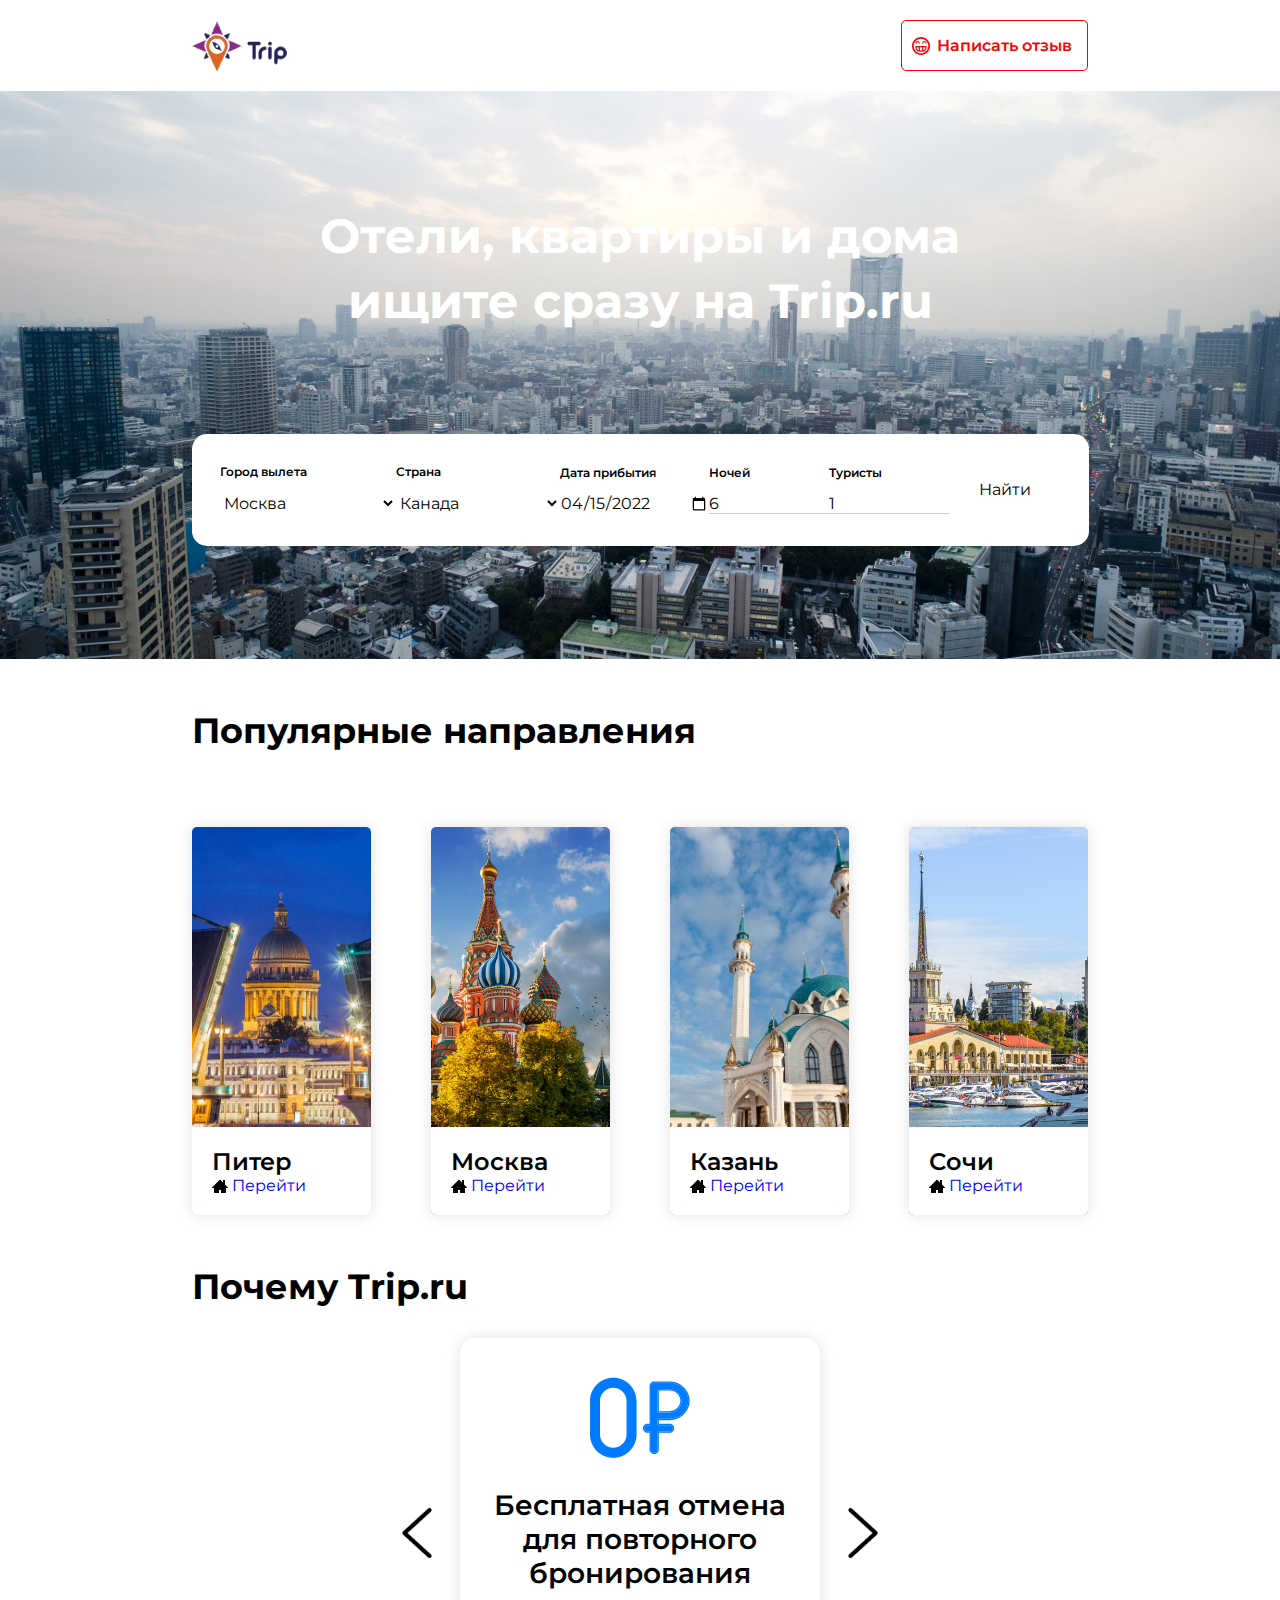
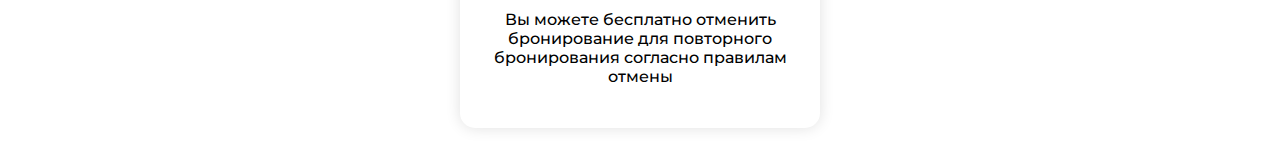
<file: index.html>
<!DOCTYPE html>
<html lang="en">
<head>
  <meta charset="UTF-8">
  <meta http-equiv="X-UA-Compatible" content="IE=edge">
  <meta name="viewport" content="width=device-width, initial-scale=1.0">
  <title>Trip.ru</title>
  <link rel="stylesheet" href="./src/css/style.css">
  <script src="./src/js/slider.js" defer></script>
  <script src="./src/js/modal.js" defer></script>
</head>
<body>
  <header class="header">
    <div class="container header__container">
      <div class="logo header__logo"><a href=""><img src="./src/img/logo.svg" alt="logo"></a></div>
      <button class="otziv">Написать отзыв</button>
    </div>
    <div class="modal">
      <div class="modal__main">
        <h2 class="modal__title">Обратная связь</h2>
        <div class="modal__container">
          <form>
            <div class="feedback-field">
                <label for="feedback-form"></label>
                <textarea id="feedback-form" class="feedback-textarea" placeholder="Напиши отзыв на данный сайт" rows="1"></textarea>
                <input class="feedback-btn border" type="submit" value="Отправить">
            </div>
         </form>
        </div>
        <button class="modal__close"><img src="./src/img/cross.svg" class="modal__img"></button>
      </div>
    </div>
  </header>
  <section class="form">
    <div class="container form__container">
      <h1 class="form__heading">Отели, квартиры и дома <br> ищите сразу на Trip.ru</h1>
      <form action="https://jsonplaceholder.typicode.com/posts" method="post" class="container-form">
        <span class="container-form-group">
            <label class="section-form-label" for="city">Город вылета</label>
            <select class="section-form-inpout" name="departurecity" id="city">
                <option>Москва</option>
                <option>Санкт-Петербург</option>
                <option>Екатеринбург</option>
                <option>Нижний Новгород</option>
                <option>Новосибирск</option>
                <option>Казань</option>
                <option>Красноярск</option>
                <option>Челябинск</option>
            </select>
        </span>
        <span class="header-line"></span>
        <span class="container-form-group">
            <label class="section-form-label" for="country">Страна</label>
            <select class="section-form-inpout" name="country" id="country">
                <option>Канада</option>
                <option>Франция</option>
                <option>Германия</option>
                <option>Италия</option>
                <option>Япония</option>
                <option>Россия</option>
                <option>Великобритания</option>
                <option>США</option>
            </select>
        </span>
        <span class="header-line"></span>
        <span class="container-form-group">
            <label class="section-form-label" for="date">Дата прибытия</label>
            <input class="section-form-inpout" type="date" value="2022-04-15" name="date" id="date">
        </span>
        <span class="header-line"></span>
        <span class="container-form-group">
            <label class="section-form-label" for="namber1">Ночей</label>
            <input class="section-form-inpout" type="number" value="6" name="hight" id="namber1">         
        </span>
        <span class="header-line"></span>
        <span class="container-form-group">
            <label class="section-form-label" for="namber2">Туристы</label>
            <input class="section-form-inpout" type="number" value="1" name="tourists" id="namber2" required>     
        </span>
        <span class="header-line"></span>
        <button type="submit" class="btn btn-form">Найти</button>
    </form>
    </div>
  </section>
  <section class="hero">
    <div class="container hero__container">
      <h1 class="hero__heading">Популярные направления</h1>
      <ul class="hero__cards">
        <li class="hero__cards-item piter">
          <div class="hero__cards-content">
            <h1 class="hero__cards-heading">Питер</h1>
            <a class="hero__cards-text " href="piter.html">Перейти</a>
          </div>
        </li>
        <li class="hero__cards-item msk">
          <div class="hero__cards-content">
            <h1 class="hero__cards-heading">Москва</h1>
            <a class="hero__cards-text " href="msk.html">Перейти</a>
          </div>
        </li>
        <li class="hero__cards-item kazan">
          <div class="hero__cards-content">
            <h1 class="hero__cards-heading">Казань</h1>
            <a class="hero__cards-text " href="kazan.html">Перейти</a>
          </div>
        </li>
        <li class="hero__cards-item sochi">
          <div class="hero__cards-content">
            <h1 class="hero__cards-heading">Сочи</h1>
            <a class="hero__cards-text " href="sochi.html">Перейти</a>
          </div>
        </li>
      </ul>
    </div>
  </section>

  <section class="section__why">
    <div class="container why__container">
      <h1 class="why__heading">Почему Trip.ru</h1>
      <div class="slider__container">
      <button class="slider-prev"></button>
      <div class="slider">
        <div class="slider-line">
          <div class="content">
            <img src="./src/img/null_ruble.svg" alt="" class="content__img">
            <h1 class="content__heading">Бесплатная отмена для повторного бронирования</h1>
            <p class="content__text">Вы можете бесплатно отменить бронирование для повторного бронирования согласно правилам отмены</p>
          </div>
          <div class="content">
            <img src="./src/img/reliably.svg" alt="" class="content__img">
            <h1 class="content__heading">Надёжно</h1>
            <p class="content__text">Все жилье проверено. TRIP выступает гарантом договорённостей сторон при бронировании.</p>
          </div>
          <div class="content">
            <img src="./src/img/percent.svg" alt="" class="content__img">
            <h1 class="content__heading">Без переплат</h1>
            <p class="content__text">У TRIP нет наценок, стоимость устанавливают владельцы в своем личном кабинете.</p>
          </div>
        </div>
      </div>
    <button class="slider-next"></button>
    </div>
   </div>
  </section>
</body>
</html>
</file>
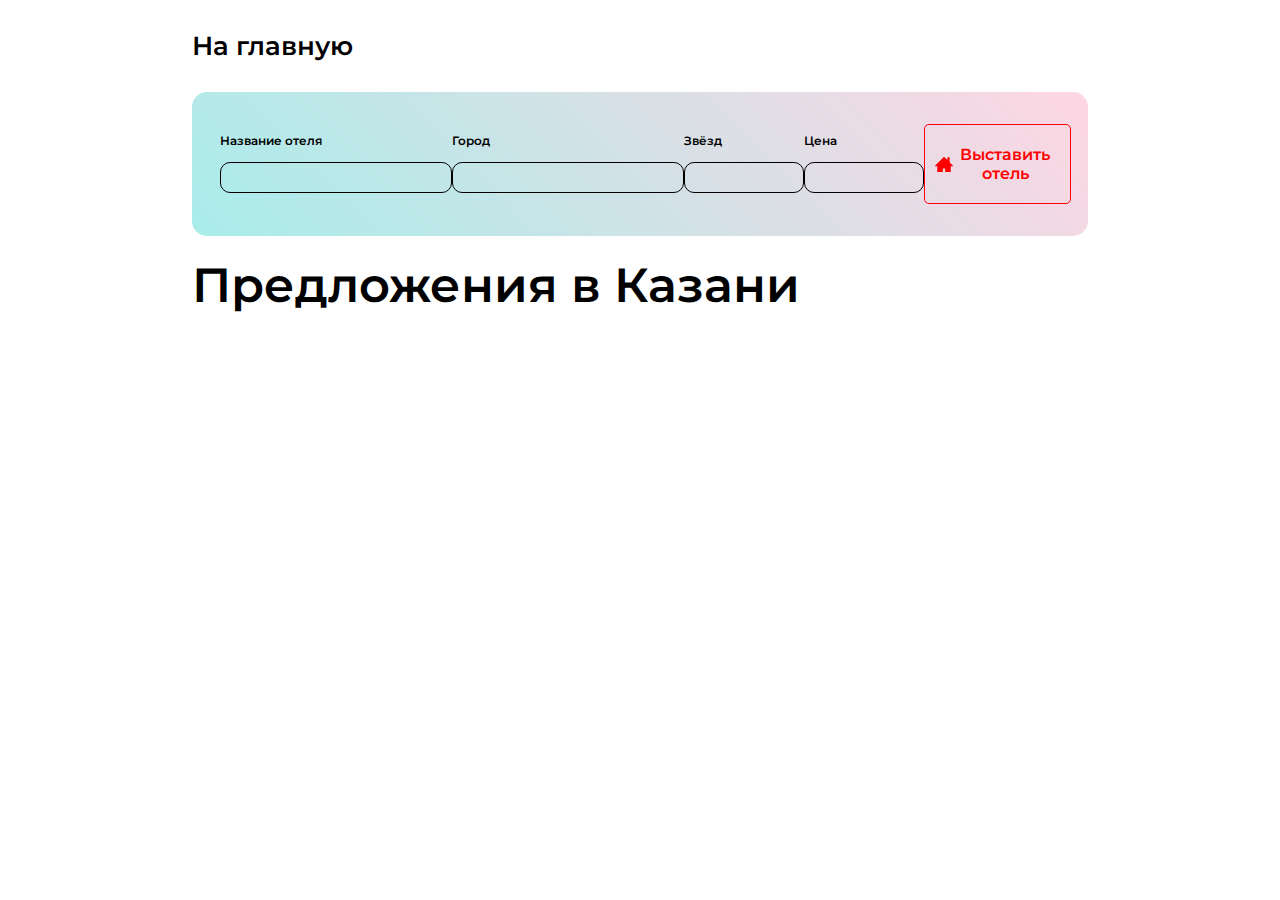
<file: kazan.html>
<!DOCTYPE html>
<html lang="en">
<head>
  <meta charset="UTF-8">
  <meta http-equiv="X-UA-Compatible" content="IE=edge">
  <meta name="viewport" content="width=device-width, initial-scale=1.0">
  <link rel="stylesheet" href="./src/css/style.css">
  <title>Питер</title>
  <script defer src="./src/js/hotels-app.js"></script>
  <script>
      let defArray = []
      document.addEventListener("DOMContentLoaded", function () {
          createHotelsApp(document.getElementById("hotels-app"), "Предложения в Казани",'kazan',defArray)
      });
  </script>
</head>
<body>
  <div class="header__page-container container">
    <a href="./index.html" class="header__page-link">На главную</a>
    
  </div>
  <div class="container">
    <form   class="container-form add-hotel-form">
      <span class="header-line"></span>
      <span class="container-form-group">
          <label class="section-form-label" for="hotelname">Название отеля</label>
          <input class="section-form-inpout name-input" type="text"  name="hotelname" id="hotelname">         
      </span>
      <span class="container-form-group">
        <label class="section-form-label" for="hotelname">Город</label>
        <input class="section-form-inpout name-input" type="text"   id="city">         
    </span>
      <span class="header-line"></span>
      <span class="container-form-group">
          <label class="section-form-label" for="namber1">Звёзд</label>
          <input class="section-form-inpout stars-input"  type="number"  name="hight" id="namber1">         
      </span>
      <span class="header-line"></span>
      <span class="container-form-group">
          <label class="section-form-label" for="namber2">Цена</label>
          <input class="section-form-inpout price-input" type="number"  name="tourists" id="namber2" >     
      </span>
      <button class="header__btn btn" id="form-btn">Выставить отель</button>
  </div>
  <div class="container" id="hotels-app">
  </div>
</body>
</html>
</file>
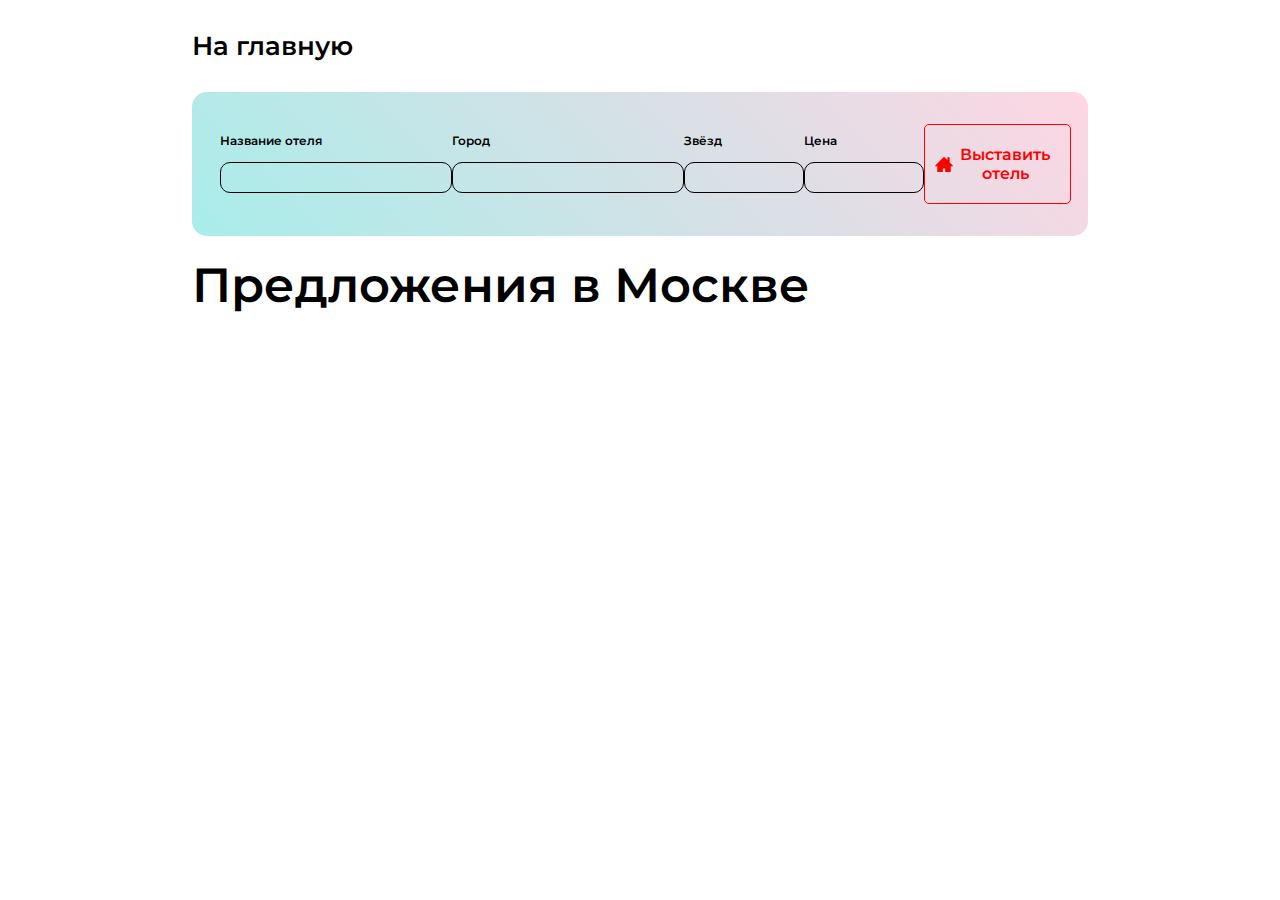
<file: msk.html>
<!DOCTYPE html>
<html lang="en">
<head>
  <meta charset="UTF-8">
  <meta http-equiv="X-UA-Compatible" content="IE=edge">
  <meta name="viewport" content="width=device-width, initial-scale=1.0">
  <link rel="stylesheet" href="./src/css/style.css">
  <title>Питер</title>
  <script defer src="./src/js/hotels-app.js"></script>
  <script>
      let defArray = []
      document.addEventListener("DOMContentLoaded", function () {
          createHotelsApp(document.getElementById("hotels-app"), "Предложения в Москве",'msk',defArray)
      });
  </script>
</head>
<body>
  <div class="header__page-container container">
    <a href="./index.html" class="header__page-link">На главную</a>
    
  </div>
  <div class="container">
    <form   class="container-form add-hotel-form">
      <span class="header-line"></span>
      <span class="container-form-group">
          <label class="section-form-label" for="hotelname">Название отеля</label>
          <input class="section-form-inpout name-input" type="text"  name="hotelname" id="hotelname">         
      </span>
      <span class="container-form-group">
        <label class="section-form-label" for="hotelname">Город</label>
        <input class="section-form-inpout name-input" type="text"   id="city">         
    </span>
      <span class="header-line"></span>
      <span class="container-form-group">
          <label class="section-form-label" for="namber1">Звёзд</label>
          <input class="section-form-inpout stars-input"  type="number"  name="hight" id="namber1">         
      </span>
      <span class="header-line"></span>
      <span class="container-form-group">
          <label class="section-form-label" for="namber2">Цена</label>
          <input class="section-form-inpout price-input" type="number"  name="tourists" id="namber2" >     
      </span>
      <button class="header__btn btn" id="form-btn">Выставить отель</button>
  </div>
  <div class="container" id="hotels-app">
  </div>
</body>
</html>
</file>
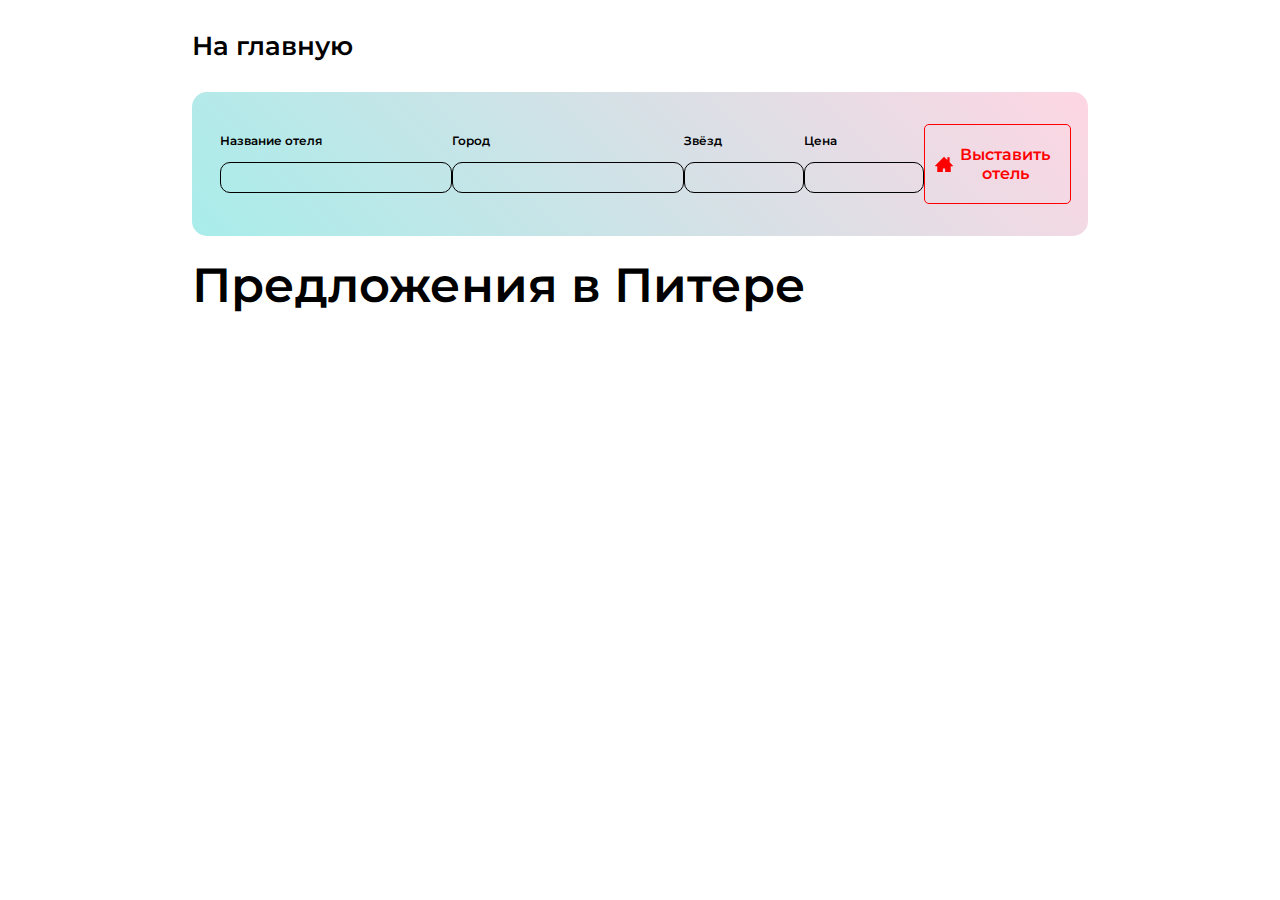
<file: piter.html>
<!DOCTYPE html>
<html lang="en">
<head>
  <meta charset="UTF-8">
  <meta http-equiv="X-UA-Compatible" content="IE=edge">
  <meta name="viewport" content="width=device-width, initial-scale=1.0">
  <link rel="stylesheet" href="./src/css/style.css">
  <title>Питер</title>
  <script defer src="./src/js/hotels-app.js"></script>
  <script>
      let defArray = []
      document.addEventListener("DOMContentLoaded", function () {
          createHotelsApp(document.getElementById("hotels-app"), "Предложения в Питере",'piter',defArray)
      });
  </script>
</head>
<body>
  <div class="header__page-container container">
    <a href="./index.html" class="header__page-link">На главную</a>
    
  </div>
  <div class="container">
    <form   class="container-form add-hotel-form">
      <span class="header-line"></span>
      <span class="container-form-group">
          <label class="section-form-label" for="hotelname">Название отеля</label>
          <input class="section-form-inpout name-input" type="text"  name="hotelname" id="hotelname">         
      </span>
      <span class="container-form-group">
        <label class="section-form-label" for="hotelname">Город</label>
        <input class="section-form-inpout name-input" type="text"   id="city">         
    </span>
      <span class="header-line"></span>
      <span class="container-form-group">
          <label class="section-form-label" for="namber1">Звёзд</label>
          <input class="section-form-inpout stars-input"  type="number"  name="hight" id="namber1">         
      </span>
      <span class="header-line"></span>
      <span class="container-form-group">
          <label class="section-form-label" for="namber2">Цена</label>
          <input class="section-form-inpout price-input" type="number"  name="tourists" id="namber2" >     
      </span>
      <button class="header__btn btn" id="form-btn">Выставить отель</button>
  </div>
  <div class="container" id="hotels-app">
  </div>
</body>
</html>
</file>
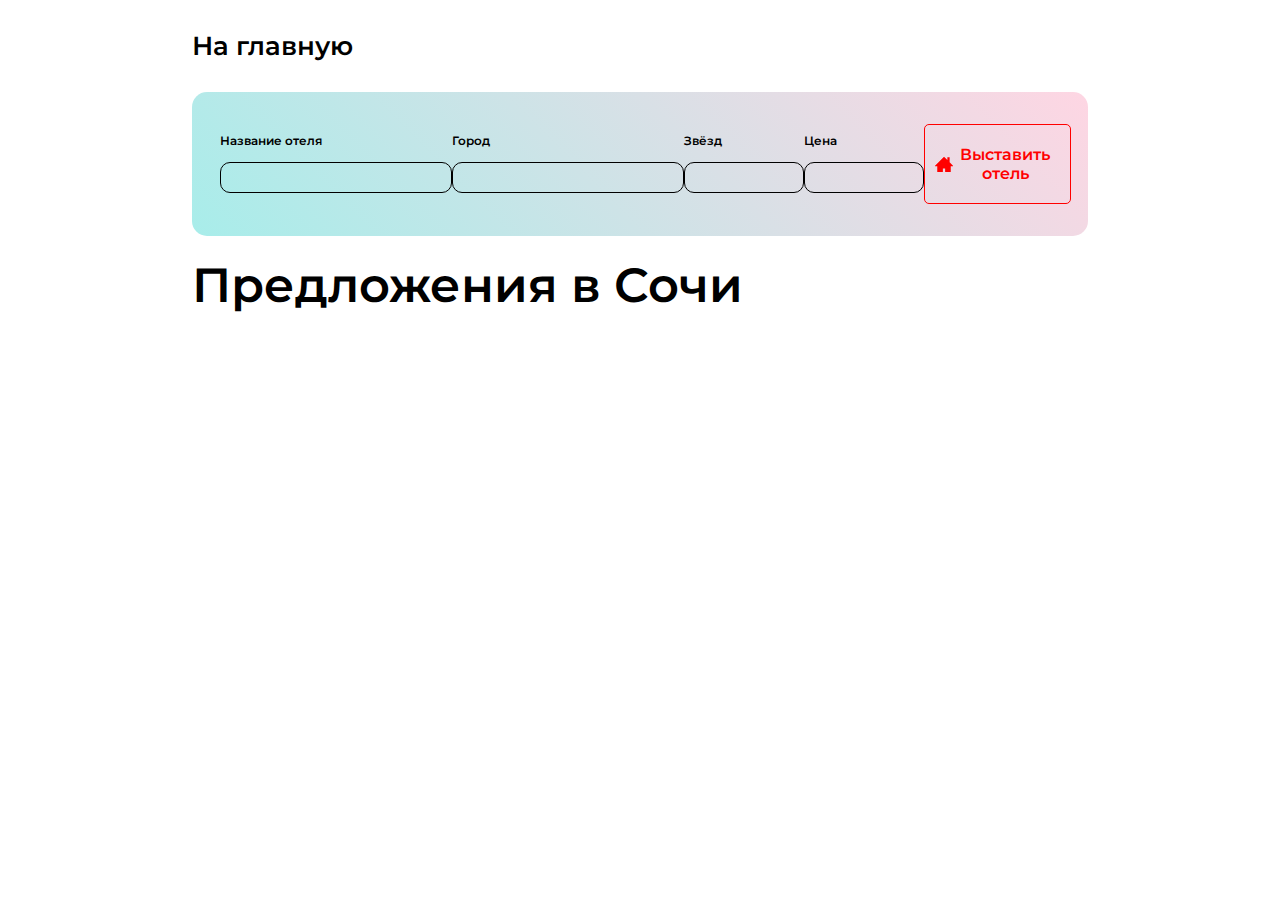
<file: sochi.html>
<!DOCTYPE html>
<html lang="en">
<head>
  <meta charset="UTF-8">
  <meta http-equiv="X-UA-Compatible" content="IE=edge">
  <meta name="viewport" content="width=device-width, initial-scale=1.0">
  <link rel="stylesheet" href="./src/css/style.css">
  <title>Питер</title>
  <script defer src="./src/js/hotels-app.js"></script>
  <script>
      let defArray = []
      document.addEventListener("DOMContentLoaded", function () {
          createHotelsApp(document.getElementById("hotels-app"), "Предложения в Сочи",'sochi',defArray)
      });
  </script>
</head>
<body>
  <div class="header__page-container container">
    <a href="./index.html" class="header__page-link">На главную</a>
    
  </div>
  <div class="container">
    <form   class="container-form add-hotel-form">
      <span class="header-line"></span>
      <span class="container-form-group">
          <label class="section-form-label" for="hotelname">Название отеля</label>
          <input class="section-form-inpout name-input" type="text"  name="hotelname" id="hotelname">         
      </span>
      <span class="container-form-group">
        <label class="section-form-label" for="hotelname">Город</label>
        <input class="section-form-inpout name-input" type="text"   id="city">         
    </span>
      <span class="header-line"></span>
      <span class="container-form-group">
          <label class="section-form-label" for="namber1">Звёзд</label>
          <input class="section-form-inpout stars-input"  type="number"  name="hight" id="namber1">         
      </span>
      <span class="header-line"></span>
      <span class="container-form-group">
          <label class="section-form-label" for="namber2">Цена</label>
          <input class="section-form-inpout price-input" type="number"  name="tourists" id="namber2" >     
      </span>
      <button class="header__btn btn" id="form-btn">Выставить отель</button>
  </div>
  <div class="container" id="hotels-app">
  </div>
</body>
</html>
</file>
<file: src/css/style.css>
/* Reset and base styles  */
@import url(https://fonts.googleapis.com/css?family=Montserrat:regular,500,600,700,800,900,100italic,200italic,300italic,italic,500italic,600italic,700italic,800italic,900italic);
* {
  padding: 0px;
  margin: 0px;
  border: none;
}

*,
*::before,
*::after {
  box-sizing: border-box;
}

:focus,
:active {
  /*outline: none;*/
}

a:focus,
a:active {
  /* outline: none;*/
}

/* Links */
a, a:link, a:visited {
  /* color: inherit; */
  text-decoration: none;
  /* display: inline-block; */
}

a:hover {
  /* color: inherit; */
  text-decoration: none;
}

/* Common */
aside, nav, footer, header, section, main {
  display: block;
}

h1, h2, h3, h4, h5, h6, p {
  font-size: inherit;
  font-weight: inherit;
}

ul, ul li {
  list-style: none;
}

img {
  vertical-align: top;
}

img, svg {
  max-width: 100%;
  height: auto;
}

address {
  font-style: normal;
}

/* Form */
input, textarea, button, select {
  font-family: inherit;
  font-size: inherit;
  color: inherit;
  background-color: transparent;
}

input::-ms-clear {
  display: none;
}

button, input[type=submit] {
  display: inline-block;
  box-shadow: none;
  background-color: transparent;
  background: none;
  cursor: pointer;
}

input:focus, input:active,
button:focus, button:active {
  outline: none;
}

button::-moz-focus-inner {
  padding: 0;
  border: 0;
}

label {
  cursor: pointer;
}

legend {
  display: block;
}

/* Reset and base styles  */
* {
  padding: 0px;
  margin: 0px;
  border: none;
}

*,
*::before,
*::after {
  box-sizing: border-box;
}

:focus,
:active {
  /*outline: none;*/
}

a:focus,
a:active {
  /* outline: none;*/
}

/* Links */
a, a:link, a:visited {
  /* color: inherit; */
  text-decoration: none;
  /* display: inline-block; */
}

a:hover {
  /* color: inherit; */
  text-decoration: none;
}

/* Common */
aside, nav, footer, header, section, main {
  display: block;
}

h1, h2, h3, h4, h5, h6, p {
  font-size: inherit;
  font-weight: inherit;
}

ul, ul li {
  list-style: none;
}

img {
  vertical-align: top;
}

img, svg {
  max-width: 100%;
  height: auto;
}

address {
  font-style: normal;
}

/* Form */
input, textarea, button, select {
  font-family: inherit;
  font-size: inherit;
  color: inherit;
  background-color: transparent;
}

input::-ms-clear {
  display: none;
}

button, input[type=submit] {
  display: inline-block;
  box-shadow: none;
  background-color: transparent;
  background: none;
  cursor: pointer;
}

input:focus, input:active,
button:focus, button:active {
  outline: none;
}

button::-moz-focus-inner {
  padding: 0;
  border: 0;
}

label {
  cursor: pointer;
}

legend {
  display: block;
}

.add-hotel-form {
  background: linear-gradient(45deg, #a8edea, #fed6e3) !important;
}

.name-input {
  border: 1px solid black !important;
  padding: 5px;
  border-radius: 10px;
}

.stars-input {
  border: 1px solid black !important;
  padding: 5px;
  border-radius: 10px;
}

.price-input {
  border: 1px solid black !important;
  padding: 5px;
  border-radius: 10px;
}

.add-btn {
  background-color: red;
  padding: 20px;
  border-radius: 15px;
  color: white;
  transition: all 0.3s ease;
  border: 1px solid red;
  font-weight: 700;
  margin-bottom: 5px;
}
.add-btn:hover {
  background-color: white;
  color: red;
}

.delete-btn {
  background-color: red;
  padding: 20px;
  border-radius: 15px;
  color: white;
  transition: all 0.3s ease;
  border: 1px solid red;
  font-weight: 700;
}
.delete-btn:hover {
  background-color: white;
  color: red;
}

* {
  font-family: "Montserrat";
}

.icon {
  display: inline-block;
  width: 1em;
  height: 1em;
  stroke-width: 0;
  stroke: currentColor;
  fill: currentColor;
}

.container {
  width: 70%;
  margin: 0 auto;
}

html {
  height: 100vh;
}

.hero__heading {
  margin-top: 50px;
  font-size: 35px;
  margin-bottom: 75px;
  font-weight: 700;
}
.hero__cards {
  display: flex;
  gap: 20px;
  justify-content: space-between;
}
.hero__cards-item {
  width: 20%;
  padding-top: 300px;
  border-radius: 5px;
  transition: all 0.3s ease;
  box-shadow: 0 0 15px #e0e0e0;
}
.hero__cards-item:hover {
  transform: scale(1.03);
}
.hero__cards-heading {
  font-size: 24px;
  font-weight: 600;
}
.hero__cards-text {
  display: inline-block;
  padding-left: 20px;
  background-image: url(../img/home.svg);
  background-position: left center;
  background-size: 16px 16px;
  background-repeat: no-repeat;
}
.hero__cards-content {
  padding: 20px;
}

.piter {
  background-image: url(../img/piter.jpg);
  background-size: cover;
  background-position: center;
}

.hero__cards-content {
  background-color: white;
  border-radius: 0px 0px 5px 5px;
}

.msk {
  background-image: url(../img/msk.png);
  background-size: cover;
  background-position: center;
}

.kazan {
  background-image: url(../img/kazan.jpg);
  background-size: cover;
  background-position: center;
}

.sochi {
  background-image: url(../img/sochi.jpeg);
  background-size: cover;
  background-position: center;
}

.header__container {
  display: flex;
  justify-content: space-between;
  align-items: center;
}

.header__btn {
  padding: 20px;
  background-image: url(../img/home\ copy.svg);
  background-position: 10px center;
  background-size: 18px 18px;
  background-repeat: no-repeat;
  color: red;
  border: 1px solid red;
  font-weight: 600;
  padding-left: 35px;
  transition: all 0.3s ease;
  border-radius: 5px;
}
.header__btn:hover {
  color: white;
  background-image: url(../img/home\ copy\ 2.svg);
  background-color: red;
}

.header__container {
  padding: 20px 0;
}

/* section-form */
.section-form-container {
  background-color: #e9e9e9;
  padding-top: 38px;
  padding-bottom: 71px;
  padding-left: 45px;
  padding-right: 45px;
  border-radius: 15px;
}

.heading-form {
  margin-bottom: 19px;
  font-style: normal;
  font-weight: 400;
  font-size: 40px;
  line-height: 40px;
  color: #000000;
}

.container-form {
  display: flex;
  justify-content: space-between;
  align-items: center;
  background-color: #fff;
  padding: 32px 28px;
  border-radius: 15px;
}

.container-form-group {
  display: flex;
  flex-direction: column;
}

.btn-form {
  padding: 13px 30px;
  font-style: normal;
  font-weight: 400;
  font-size: 16px;
  line-height: 16px;
  max-height: 42px;
}

.section-form-label {
  font-style: normal;
  font-weight: 600;
  font-size: 12px;
  line-height: 12px;
  color: #000000;
  padding-bottom: 15px;
}

.section-form-inpout {
  border: none;
  font-style: normal;
  font-weight: 400;
  font-size: 16px;
  line-height: 16px;
  color: #000000;
  outline: none;
}

.section-form-inpout[type=number] {
  border-bottom: 1px solid #cccccc;
  width: 120px;
}

.form {
  height: 568px;
  background-image: url(../img/form_back.jpg);
  background-size: cover;
  background-position: center;
}

.form__heading {
  font-size: 48px;
  color: white;
  font-weight: 700;
  text-align: center;
  line-height: 65px;
}

.form__container {
  height: 100%;
  display: flex;
  flex-direction: column;
  gap: 100px;
  align-items: center;
  justify-content: center;
}

.header__page-container {
  display: flex;
  justify-content: space-between;
  padding: 30px 0px;
  align-items: center;
}

.header__page-link {
  font-size: 26px;
  font-weight: 600;
  color: black;
  transition: all 0.3s ease;
}
.header__page-link:hover {
  color: rgb(255, 0, 0);
}

.hotels-list {
  display: flex;
  flex-direction: column;
  gap: 30px;
}

.hotels-heading {
  font-size: 48px;
  margin-top: 20px;
  font-weight: 600;
  color: black;
  margin-bottom: 50px;
}

.hotels-item {
  padding: 40px;
  box-shadow: 0 0 15px #e0e0e0;
  border-radius: 15px;
  background: linear-gradient(45deg, #f5f7fa, #c3cfe2);
}

.item-heading {
  font-size: 60px;
  margin-bottom: 20px;
  font-weight: 600;
}

.stars {
  display: flex;
  gap: 5px;
}

.star {
  background-image: url(../img/star-full.svg);
  background-size: contain;
  width: 25px;
  margin-bottom: 10px;
  height: 25px;
}

.city {
  display: inline-block;
  font-size: 24px;
  font-weight: 500;
  margin-bottom: 10px;
}

.price {
  font-size: 24px;
  font-weight: 700;
  margin-bottom: 20px;
}

.item-link {
  font-size: 24;
}

.item-label {
  font-weight: 600;
  font-size: 24px;
}

.delete-btn {
  display: block;
}

.slider {
  width: 360px;
  height: 390px;
  margin: 30px auto;
  box-shadow: 0 0 15px #e0e0e0;
  border-radius: 15px;
  overflow: hidden;
}

.slider-line {
  height: 390;
  width: 1080px;
  display: flex;
  position: relative;
  left: 0;
  transition: all 1s ease;
}

.slider__container {
  display: flex;
  justify-content: space-between;
  align-items: center;
  padding: 0 200px;
}

.slider-prev {
  background-image: url(../img/free-icon-left-arrow-line-symbol-54321.png);
  background-position: center center;
  background-size: 100%;
  background-repeat: no-repeat;
  width: 50px;
  height: 50px;
}

.slider-next {
  background-image: url(../img/free-icon-right-arrow-angle-54833.png);
  background-position: center center;
  background-size: 100%;
  background-repeat: no-repeat;
  width: 50px;
  height: 50px;
}

.content {
  width: 360px;
  display: flex;
  flex-direction: column;
  justify-content: center;
  align-items: center;
  padding: 30px;
  gap: 20px;
}

.why__heading {
  margin-top: 50px;
  font-size: 35px;
  font-weight: 700;
}

.content__heading {
  text-align: center;
  font-weight: 600;
  font-size: 28px;
}

.content__text {
  font-weight: 500;
  text-align: center;
}

.content__img {
  width: 100px;
  height: 100px;
}

.otziv {
  padding: 15px;
  background-image: url(../img/grin.svg);
  background-position: 10px center;
  background-size: 18px 18px;
  background-repeat: no-repeat;
  color: red;
  border: 1px solid red;
  font-weight: 600;
  padding-left: 35px;
  transition: all 0.3s ease;
  border-radius: 5px;
}
.otziv:hover {
  color: white;
  background-image: url(../img/grin\ copy.svg);
  background-color: red;
}

.modal {
  position: fixed;
  inset: 0;
  background-color: rgba(0, 0, 0, 0.5);
  -webkit-backdrop-filter: blur(2px);
          backdrop-filter: blur(2px);
  display: flex;
  cursor: pointer;
  display: none;
}

.modal__main {
  position: relative;
  max-width: 600px;
  background-color: azure;
  margin: auto;
  color: black;
  border-radius: 16px;
  cursor: default;
  padding: 30px;
}

.modal__title {
  margin-bottom: 30px;
}

.modal__close {
  cursor: pointer;
  position: absolute;
  top: 15px;
  right: 15px;
}

.modal__img {
  width: 25px;
  height: 25px;
}

.feedback-field {
  display: flex;
  flex-direction: column;
  margin: 20px 0;
}

.feedback-textarea {
  background-color: rgba(255, 255, 255, 0.6);
  width: 400px;
  height: 200px;
  padding: 4px 10px;
  border-radius: 12px;
  resize: none;
  overflow-y: hidden;
  vertical-align: middle;
  box-shadow: 0 0 5px 5px rgba(0, 0, 0, 0.04);
  word-break: break-word;
}

.feedback-btn {
  width: 150px;
  height: 40px;
  margin: 20px 0;
  border-radius: 20px;
  text-align: center;
  box-shadow: 0 0 5px 5px rgba(0, 0, 0, 0.04);
  cursor: pointer;
  transition: ease 0.2s;
}

.feedback-btn:hover {
  transform: scale(1.1);
}

.modal__title {
  font-weight: 600;
  font-size: 36px;
}

.feedback-btn {
  background-color: red !important;
  color: white;
  font-weight: 600;
}
</file>
